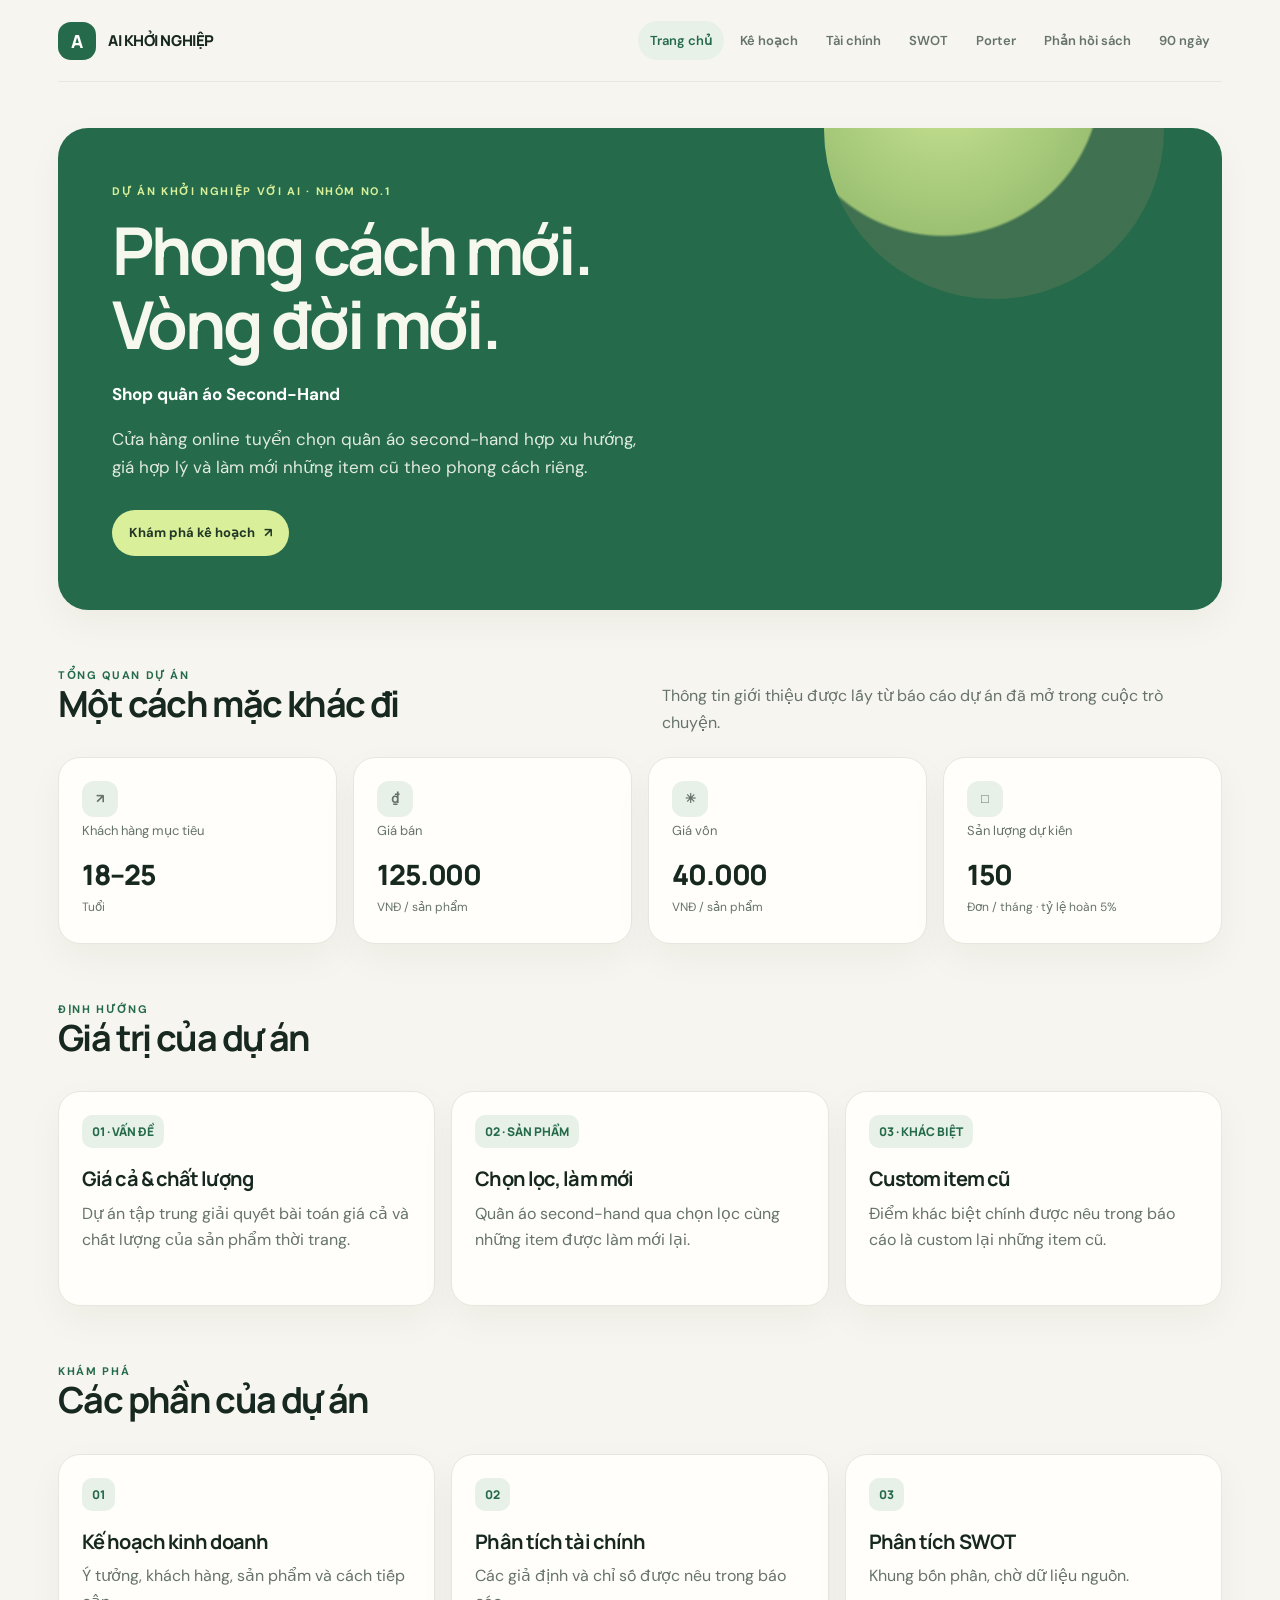
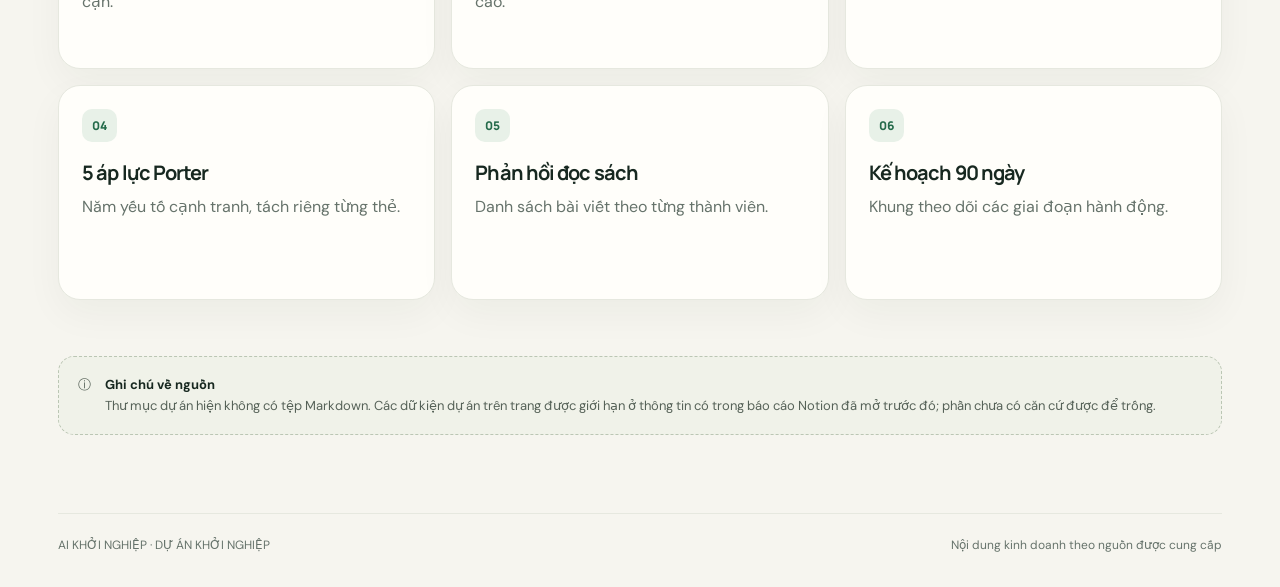
<file: 24030107-Lê quang Duy/outputs/index.html>
<!doctype html>
<html lang="vi"><head><meta charset="utf-8"><meta name="viewport" content="width=device-width, initial-scale=1"><meta name="description" content="Dự án cửa hàng quần áo second-hand tuyển chọn và làm mới."><title>AI khởi nghiệp — Dự án khởi nghiệp với AI</title><link rel="stylesheet" href="style.css"></head><body><div class="shell"><header class="topbar"><a class="brand" href="index.html"><span class="brand-mark">A</span><span>AI KHỞI NGHIỆP</span></a><button class="menu" aria-label="Mở điều hướng" onclick="document.querySelector('.nav').classList.toggle('open')">☰</button><nav class="nav"><a class="active" href="index.html">Trang chủ</a><a href="business-plan.html">Kế hoạch</a><a href="financial-analysis.html">Tài chính</a><a href="swot.html">SWOT</a><a href="five-forces.html">Porter</a><a href="reflections.html">Phản hồi sách</a><a href="action-plan.html">90 ngày</a></nav></header><main><section class="hero"><div class="hero-copy"><div class="eyebrow">Dự án khởi nghiệp với AI · Nhóm No.1</div><h1>Phong cách mới.<br>Vòng đời mới.</h1><p class="project-name">Shop quần áo Second-Hand</p><p>Cửa hàng online tuyển chọn quần áo second-hand hợp xu hướng, giá hợp lý và làm mới những item cũ theo phong cách riêng.</p><a class="button" href="business-plan.html">Khám phá kế hoạch <span aria-hidden="true">↗</span></a></div></section><section class="section"><div class="section-head"><div><div class="eyebrow">Tổng quan dự án</div><h2>Một cách mặc khác đi</h2></div><p>Thông tin giới thiệu được lấy từ báo cáo dự án đã mở trong cuộc trò chuyện.</p></div><div class="grid grid-4"><article class="card kpi"><span class="kpi-icon">↗</span><div><span>Khách hàng mục tiêu</span><strong>18–25</strong><small>Tuổi</small></div></article><article class="card kpi"><span class="kpi-icon">₫</span><div><span>Giá bán</span><strong>125.000</strong><small>VNĐ / sản phẩm</small></div></article><article class="card kpi"><span class="kpi-icon">✳</span><div><span>Giá vốn</span><strong>40.000</strong><small>VNĐ / sản phẩm</small></div></article><article class="card kpi"><span class="kpi-icon">□</span><div><span>Sản lượng dự kiến</span><strong>150</strong><small>Đơn / tháng · tỷ lệ hoàn 5%</small></div></article></div></section><section class="section"><div class="section-head"><div><div class="eyebrow">Định hướng</div><h2>Giá trị của dự án</h2></div></div><div class="grid grid-3"><article class="card feature"><span class="number">01 · VẤN ĐỀ</span><h3>Giá cả & chất lượng</h3><p>Dự án tập trung giải quyết bài toán giá cả và chất lượng của sản phẩm thời trang.</p></article><article class="card feature"><span class="number">02 · SẢN PHẨM</span><h3>Chọn lọc, làm mới</h3><p>Quần áo second-hand qua chọn lọc cùng những item được làm mới lại.</p></article><article class="card feature"><span class="number">03 · KHÁC BIỆT</span><h3>Custom item cũ</h3><p>Điểm khác biệt chính được nêu trong báo cáo là custom lại những item cũ.</p></article></div></section><section class="section"><div class="section-head"><div><div class="eyebrow">Khám phá</div><h2>Các phần của dự án</h2></div></div><div class="grid grid-3"><a class="card feature" href="business-plan.html"><span class="number">01</span><h3>Kế hoạch kinh doanh</h3><p>Ý tưởng, khách hàng, sản phẩm và cách tiếp cận.</p></a><a class="card feature" href="financial-analysis.html"><span class="number">02</span><h3>Phân tích tài chính</h3><p>Các giả định và chỉ số được nêu trong báo cáo.</p></a><a class="card feature" href="swot.html"><span class="number">03</span><h3>Phân tích SWOT</h3><p>Khung bốn phần, chờ dữ liệu nguồn.</p></a><a class="card feature" href="five-forces.html"><span class="number">04</span><h3>5 áp lực Porter</h3><p>Năm yếu tố cạnh tranh, tách riêng từng thẻ.</p></a><a class="card feature" href="reflections.html"><span class="number">05</span><h3>Phản hồi đọc sách</h3><p>Danh sách bài viết theo từng thành viên.</p></a><a class="card feature" href="action-plan.html"><span class="number">06</span><h3>Kế hoạch 90 ngày</h3><p>Khung theo dõi các giai đoạn hành động.</p></a></div></section><div class="section notice"><span aria-hidden="true">ⓘ</span><div><b>Ghi chú về nguồn</b><br>Thư mục dự án hiện không có tệp Markdown. Các dữ kiện dự án trên trang được giới hạn ở thông tin có trong báo cáo Notion đã mở trước đó; phần chưa có căn cứ được để trống.</div></div></main><footer class="footer"><span>AI KHỞI NGHIỆP · DỰ ÁN KHỞI NGHIỆP</span><span>Nội dung kinh doanh theo nguồn được cung cấp</span></footer></div></body></html>
</file>
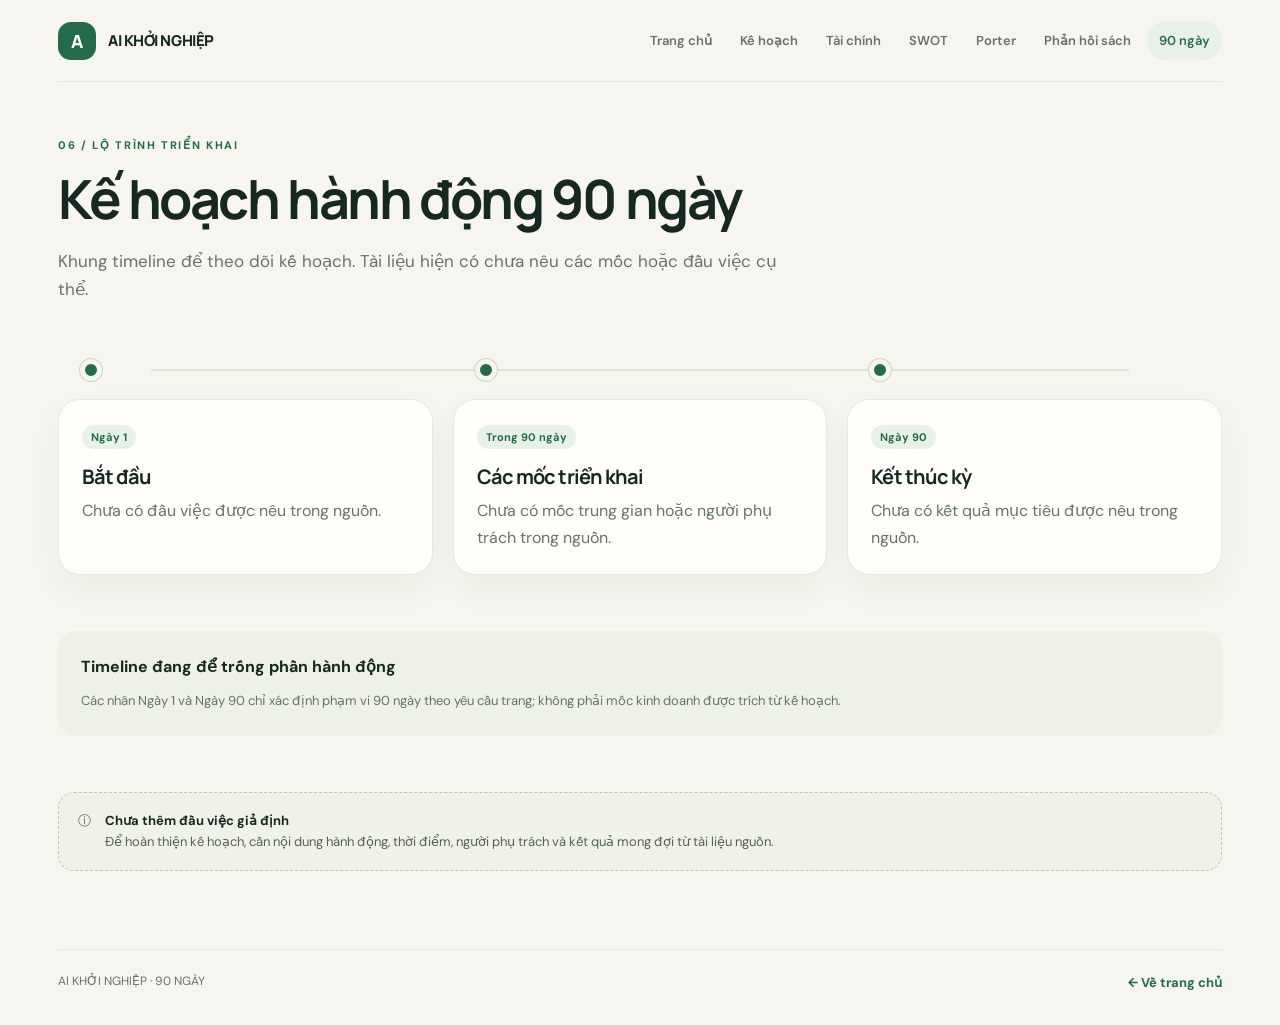
<file: 24030107-Lê quang Duy/outputs/action-plan.html>
<!doctype html><html lang="vi"><head><meta charset="utf-8"><meta name="viewport" content="width=device-width, initial-scale=1"><title>Kế hoạch hành động 90 ngày — AI khởi nghiệp</title><link rel="stylesheet" href="style.css"></head><body><div class="shell"><header class="topbar"><a class="brand" href="index.html"><span class="brand-mark">A</span><span>AI KHỞI NGHIỆP</span></a><button class="menu" aria-label="Mở điều hướng" onclick="document.querySelector('.nav').classList.toggle('open')">☰</button><nav class="nav"><a href="index.html">Trang chủ</a><a href="business-plan.html">Kế hoạch</a><a href="financial-analysis.html">Tài chính</a><a href="swot.html">SWOT</a><a href="five-forces.html">Porter</a><a href="reflections.html">Phản hồi sách</a><a class="active" href="action-plan.html">90 ngày</a></nav></header><main><section class="page-head"><div class="eyebrow">06 / Lộ trình triển khai</div><h1>Kế hoạch hành động 90 ngày</h1><p>Khung timeline để theo dõi kế hoạch. Tài liệu hiện có chưa nêu các mốc hoặc đầu việc cụ thể.</p></section><div class="timeline"><div class="time-card"><span class="time-dot"></span><article class="card"><span class="mini-tag">Ngày 1</span><h3 style="margin-top:17px">Bắt đầu</h3><p>Chưa có đầu việc được nêu trong nguồn.</p></article></div><div class="time-card"><span class="time-dot"></span><article class="card"><span class="mini-tag">Trong 90 ngày</span><h3 style="margin-top:17px">Các mốc triển khai</h3><p>Chưa có mốc trung gian hoặc người phụ trách trong nguồn.</p></article></div><div class="time-card"><span class="time-dot"></span><article class="card"><span class="mini-tag">Ngày 90</span><h3 style="margin-top:17px">Kết thúc kỳ</h3><p>Chưa có kết quả mục tiêu được nêu trong nguồn.</p></article></div></div><section class="section callout"><b>Timeline đang để trống phần hành động</b><span class="muted">Các nhãn Ngày 1 và Ngày 90 chỉ xác định phạm vi 90 ngày theo yêu cầu trang; không phải mốc kinh doanh được trích từ kế hoạch.</span></section><section class="section notice"><span>ⓘ</span><div><b>Chưa thêm đầu việc giả định</b><br>Để hoàn thiện kế hoạch, cần nội dung hành động, thời điểm, người phụ trách và kết quả mong đợi từ tài liệu nguồn.</div></section></main><footer class="footer"><span>AI KHỞI NGHIỆP · 90 NGÀY</span><a class="back" href="index.html">← Về trang chủ</a></footer></div></body></html>
</file>
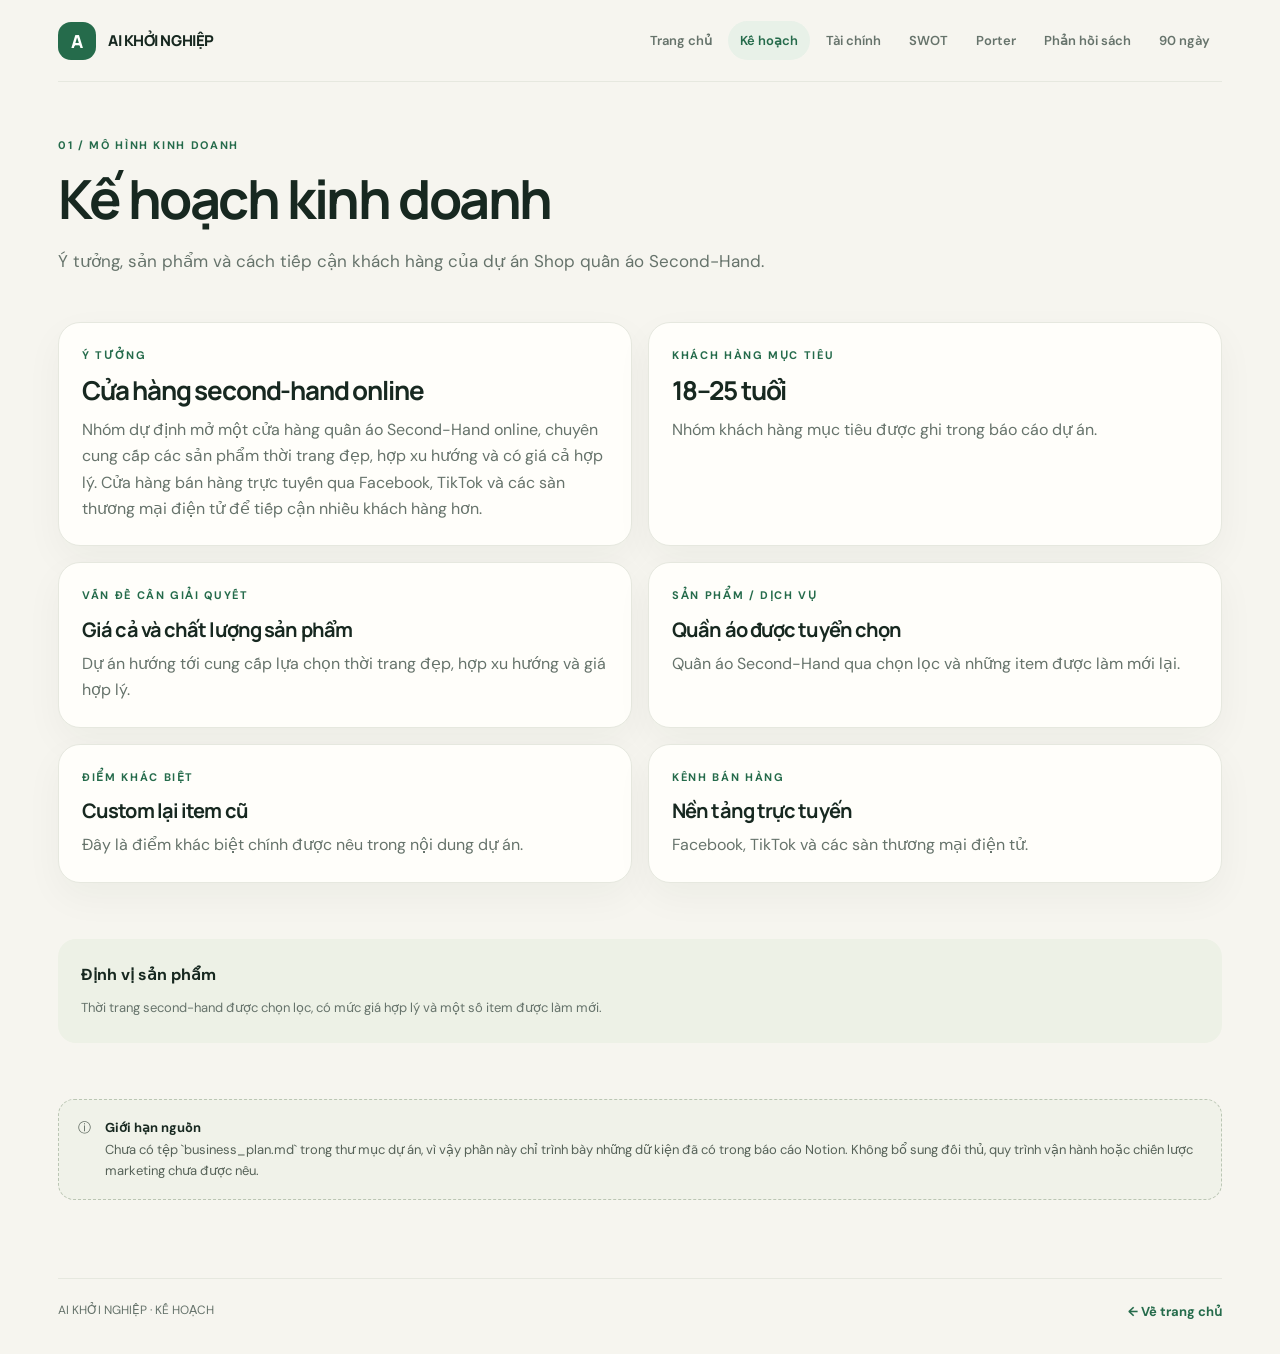
<file: 24030107-Lê quang Duy/outputs/business-plan.html>
<!doctype html><html lang="vi"><head><meta charset="utf-8"><meta name="viewport" content="width=device-width, initial-scale=1"><title>Kế hoạch kinh doanh — AI khởi nghiệp</title><link rel="stylesheet" href="style.css"></head><body><div class="shell"><header class="topbar"><a class="brand" href="index.html"><span class="brand-mark">A</span><span>AI KHỞI NGHIỆP</span></a><button class="menu" aria-label="Mở điều hướng" onclick="document.querySelector('.nav').classList.toggle('open')">☰</button><nav class="nav"><a href="index.html">Trang chủ</a><a class="active" href="business-plan.html">Kế hoạch</a><a href="financial-analysis.html">Tài chính</a><a href="swot.html">SWOT</a><a href="five-forces.html">Porter</a><a href="reflections.html">Phản hồi sách</a><a href="action-plan.html">90 ngày</a></nav></header><main><section class="page-head"><div class="eyebrow">01 / Mô hình kinh doanh</div><h1>Kế hoạch kinh doanh</h1><p>Ý tưởng, sản phẩm và cách tiếp cận khách hàng của dự án Shop quần áo Second-Hand.</p></section><div class="grid grid-2"><article class="card"><div class="eyebrow">Ý tưởng</div><h2 style="font-size:26px;margin-top:12px">Cửa hàng second-hand online</h2><p>Nhóm dự định mở một cửa hàng quần áo Second-Hand online, chuyên cung cấp các sản phẩm thời trang đẹp, hợp xu hướng và có giá cả hợp lý. Cửa hàng bán hàng trực tuyến qua Facebook, TikTok và các sàn thương mại điện tử để tiếp cận nhiều khách hàng hơn.</p></article><article class="card"><div class="eyebrow">Khách hàng mục tiêu</div><h2 style="font-size:26px;margin-top:12px">18–25 tuổi</h2><p>Nhóm khách hàng mục tiêu được ghi trong báo cáo dự án.</p></article><article class="card"><div class="eyebrow">Vấn đề cần giải quyết</div><h3 style="margin-top:14px">Giá cả và chất lượng sản phẩm</h3><p>Dự án hướng tới cung cấp lựa chọn thời trang đẹp, hợp xu hướng và giá hợp lý.</p></article><article class="card"><div class="eyebrow">Sản phẩm / dịch vụ</div><h3 style="margin-top:14px">Quần áo được tuyển chọn</h3><p>Quần áo Second-Hand qua chọn lọc và những item được làm mới lại.</p></article><article class="card"><div class="eyebrow">Điểm khác biệt</div><h3 style="margin-top:14px">Custom lại item cũ</h3><p>Đây là điểm khác biệt chính được nêu trong nội dung dự án.</p></article><article class="card"><div class="eyebrow">Kênh bán hàng</div><h3 style="margin-top:14px">Nền tảng trực tuyến</h3><p>Facebook, TikTok và các sàn thương mại điện tử.</p></article></div><section class="section callout"><b>Định vị sản phẩm</b><span class="muted">Thời trang second-hand được chọn lọc, có mức giá hợp lý và một số item được làm mới.</span></section><section class="section notice"><span>ⓘ</span><div><b>Giới hạn nguồn</b><br>Chưa có tệp `business_plan.md` trong thư mục dự án, vì vậy phần này chỉ trình bày những dữ kiện đã có trong báo cáo Notion. Không bổ sung đối thủ, quy trình vận hành hoặc chiến lược marketing chưa được nêu.</div></section></main><footer class="footer"><span>AI KHỞI NGHIỆP · KẾ HOẠCH</span><a class="back" href="index.html">← Về trang chủ</a></footer></div></body></html>
</file>
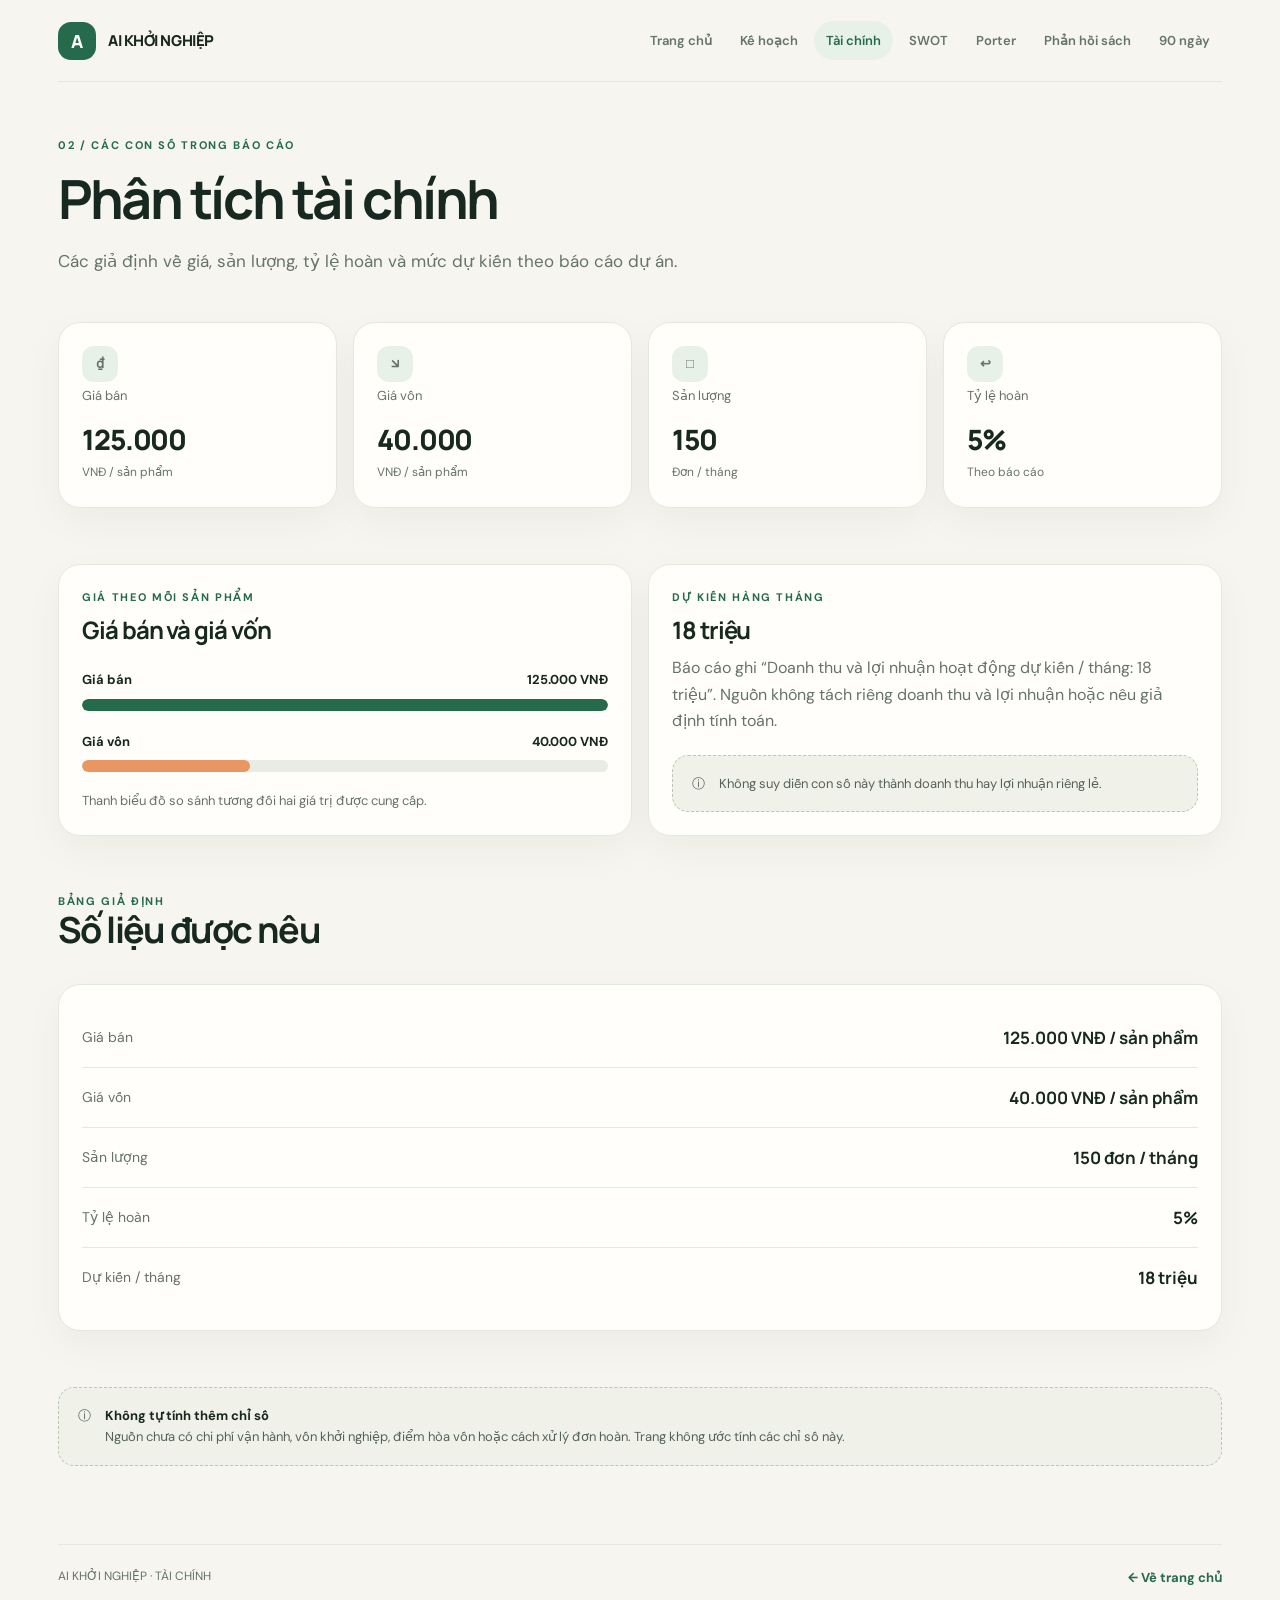
<file: 24030107-Lê quang Duy/outputs/financial-analysis.html>
<!doctype html><html lang="vi"><head><meta charset="utf-8"><meta name="viewport" content="width=device-width, initial-scale=1"><title>Phân tích tài chính — AI khởi nghiệp</title><link rel="stylesheet" href="style.css"></head><body><div class="shell"><header class="topbar"><a class="brand" href="index.html"><span class="brand-mark">A</span><span>AI KHỞI NGHIỆP</span></a><button class="menu" aria-label="Mở điều hướng" onclick="document.querySelector('.nav').classList.toggle('open')">☰</button><nav class="nav"><a href="index.html">Trang chủ</a><a href="business-plan.html">Kế hoạch</a><a class="active" href="financial-analysis.html">Tài chính</a><a href="swot.html">SWOT</a><a href="five-forces.html">Porter</a><a href="reflections.html">Phản hồi sách</a><a href="action-plan.html">90 ngày</a></nav></header><main><section class="page-head"><div class="eyebrow">02 / Các con số trong báo cáo</div><h1>Phân tích tài chính</h1><p>Các giả định về giá, sản lượng, tỷ lệ hoàn và mức dự kiến theo báo cáo dự án.</p></section><div class="grid grid-4"><article class="card kpi"><span class="kpi-icon">₫</span><div><span>Giá bán</span><strong>125.000</strong><small>VNĐ / sản phẩm</small></div></article><article class="card kpi"><span class="kpi-icon">↘</span><div><span>Giá vốn</span><strong>40.000</strong><small>VNĐ / sản phẩm</small></div></article><article class="card kpi"><span class="kpi-icon">□</span><div><span>Sản lượng</span><strong>150</strong><small>Đơn / tháng</small></div></article><article class="card kpi"><span class="kpi-icon">↩</span><div><span>Tỷ lệ hoàn</span><strong>5%</strong><small>Theo báo cáo</small></div></article></div><section class="section grid grid-2"><article class="card"><div class="eyebrow">Giá theo mỗi sản phẩm</div><h2 style="font-size:24px;margin-top:10px">Giá bán và giá vốn</h2><div class="bar-list" style="margin-top:26px"><div><div class="bar-label"><span>Giá bán</span><span>125.000 VNĐ</span></div><div class="bar-track"><div class="bar-fill" style="width:100%"></div></div></div><div><div class="bar-label"><span>Giá vốn</span><span>40.000 VNĐ</span></div><div class="bar-track"><div class="bar-fill orange" style="width:32%"></div></div></div></div><p class="muted" style="margin-top:18px">Thanh biểu đồ so sánh tương đối hai giá trị được cung cấp.</p></article><article class="card"><div class="eyebrow">Dự kiến hàng tháng</div><h2 style="font-size:24px;margin-top:10px">18 triệu</h2><p>Báo cáo ghi “Doanh thu và lợi nhuận hoạt động dự kiến / tháng: 18 triệu”. Nguồn không tách riêng doanh thu và lợi nhuận hoặc nêu giả định tính toán.</p><div class="notice" style="margin-top:20px"><span>ⓘ</span><div>Không suy diễn con số này thành doanh thu hay lợi nhuận riêng lẻ.</div></div></article></section><section class="section"><div class="section-head"><div><div class="eyebrow">Bảng giả định</div><h2>Số liệu được nêu</h2></div></div><div class="card"><div class="metric-row"><span>Giá bán</span><b>125.000 VNĐ / sản phẩm</b></div><div class="metric-row"><span>Giá vốn</span><b>40.000 VNĐ / sản phẩm</b></div><div class="metric-row"><span>Sản lượng</span><b>150 đơn / tháng</b></div><div class="metric-row"><span>Tỷ lệ hoàn</span><b>5%</b></div><div class="metric-row"><span>Dự kiến / tháng</span><b>18 triệu</b></div></div></section><section class="section notice"><span>ⓘ</span><div><b>Không tự tính thêm chỉ số</b><br>Nguồn chưa có chi phí vận hành, vốn khởi nghiệp, điểm hòa vốn hoặc cách xử lý đơn hoàn. Trang không ước tính các chỉ số này.</div></section></main><footer class="footer"><span>AI KHỞI NGHIỆP · TÀI CHÍNH</span><a class="back" href="index.html">← Về trang chủ</a></footer></div></body></html>
</file>
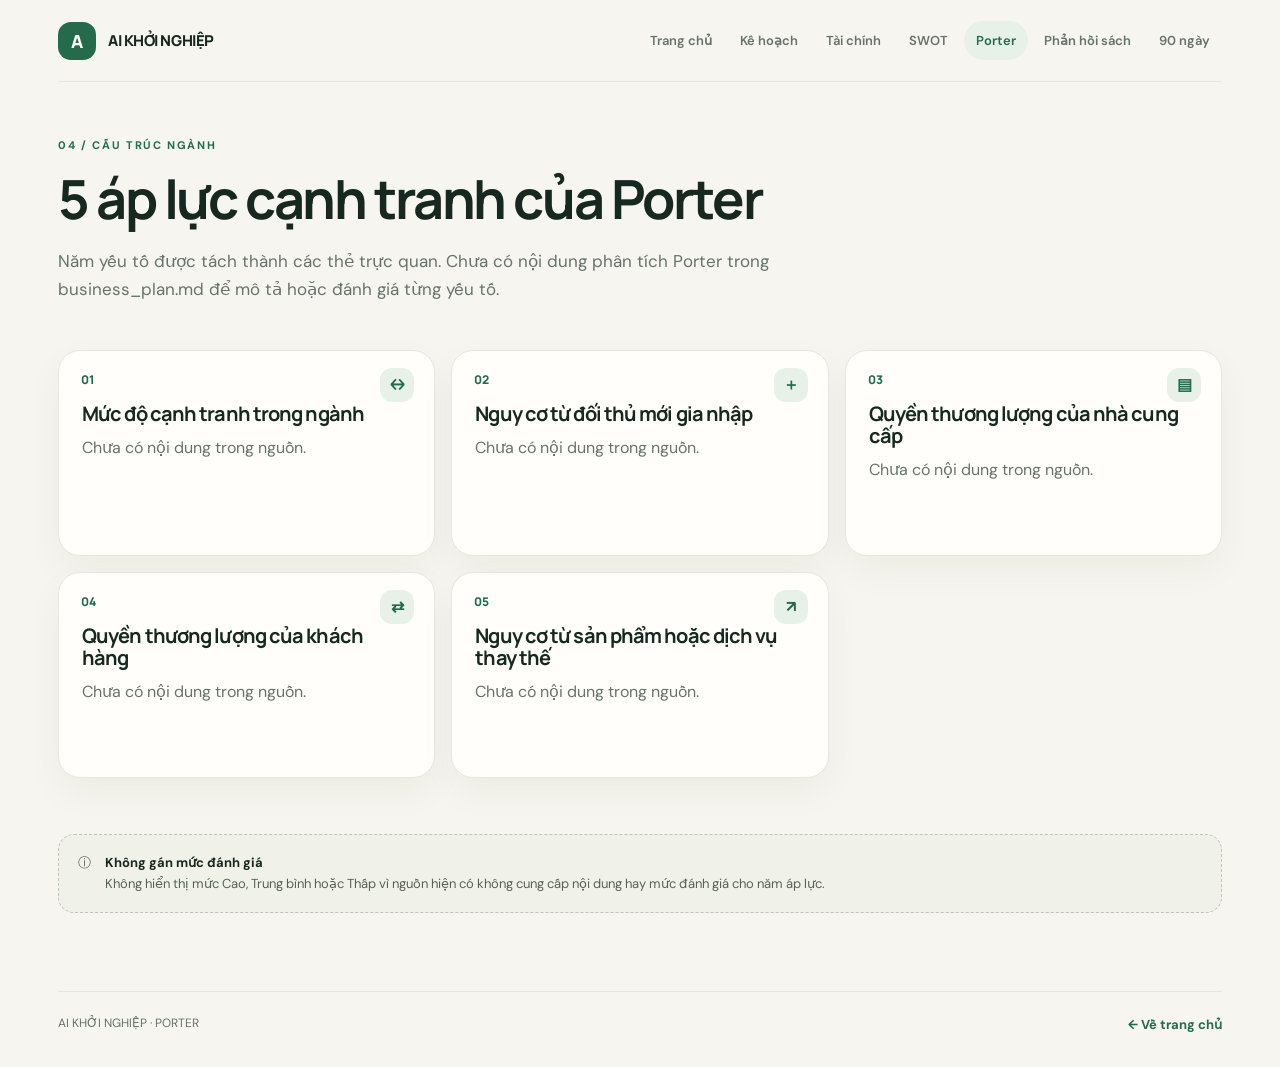
<file: 24030107-Lê quang Duy/outputs/five-forces.html>
<!doctype html><html lang="vi"><head><meta charset="utf-8"><meta name="viewport" content="width=device-width, initial-scale=1"><title>5 áp lực cạnh tranh — AI khởi nghiệp</title><link rel="stylesheet" href="style.css"></head><body><div class="shell"><header class="topbar"><a class="brand" href="index.html"><span class="brand-mark">A</span><span>AI KHỞI NGHIỆP</span></a><button class="menu" aria-label="Mở điều hướng" onclick="document.querySelector('.nav').classList.toggle('open')">☰</button><nav class="nav"><a href="index.html">Trang chủ</a><a href="business-plan.html">Kế hoạch</a><a href="financial-analysis.html">Tài chính</a><a href="swot.html">SWOT</a><a class="active" href="five-forces.html">Porter</a><a href="reflections.html">Phản hồi sách</a><a href="action-plan.html">90 ngày</a></nav></header><main><section class="page-head"><div class="eyebrow">04 / Cấu trúc ngành</div><h1>5 áp lực cạnh tranh của Porter</h1><p>Năm yếu tố được tách thành các thẻ trực quan. Chưa có nội dung phân tích Porter trong business_plan.md để mô tả hoặc đánh giá từng yếu tố.</p></section><div class="grid grid-3"><article class="card force-card"><span class="force-no">01</span><span class="force-icon">↔</span><h3>Mức độ cạnh tranh trong ngành</h3><p>Chưa có nội dung trong nguồn.</p></article><article class="card force-card"><span class="force-no">02</span><span class="force-icon">＋</span><h3>Nguy cơ từ đối thủ mới gia nhập</h3><p>Chưa có nội dung trong nguồn.</p></article><article class="card force-card"><span class="force-no">03</span><span class="force-icon">▤</span><h3>Quyền thương lượng của nhà cung cấp</h3><p>Chưa có nội dung trong nguồn.</p></article><article class="card force-card"><span class="force-no">04</span><span class="force-icon">⇄</span><h3>Quyền thương lượng của khách hàng</h3><p>Chưa có nội dung trong nguồn.</p></article><article class="card force-card"><span class="force-no">05</span><span class="force-icon">↗</span><h3>Nguy cơ từ sản phẩm hoặc dịch vụ thay thế</h3><p>Chưa có nội dung trong nguồn.</p></article></div><section class="section notice"><span>ⓘ</span><div><b>Không gán mức đánh giá</b><br>Không hiển thị mức Cao, Trung bình hoặc Thấp vì nguồn hiện có không cung cấp nội dung hay mức đánh giá cho năm áp lực.</div></section></main><footer class="footer"><span>AI KHỞI NGHIỆP · PORTER</span><a class="back" href="index.html">← Về trang chủ</a></footer></div></body></html>
</file>
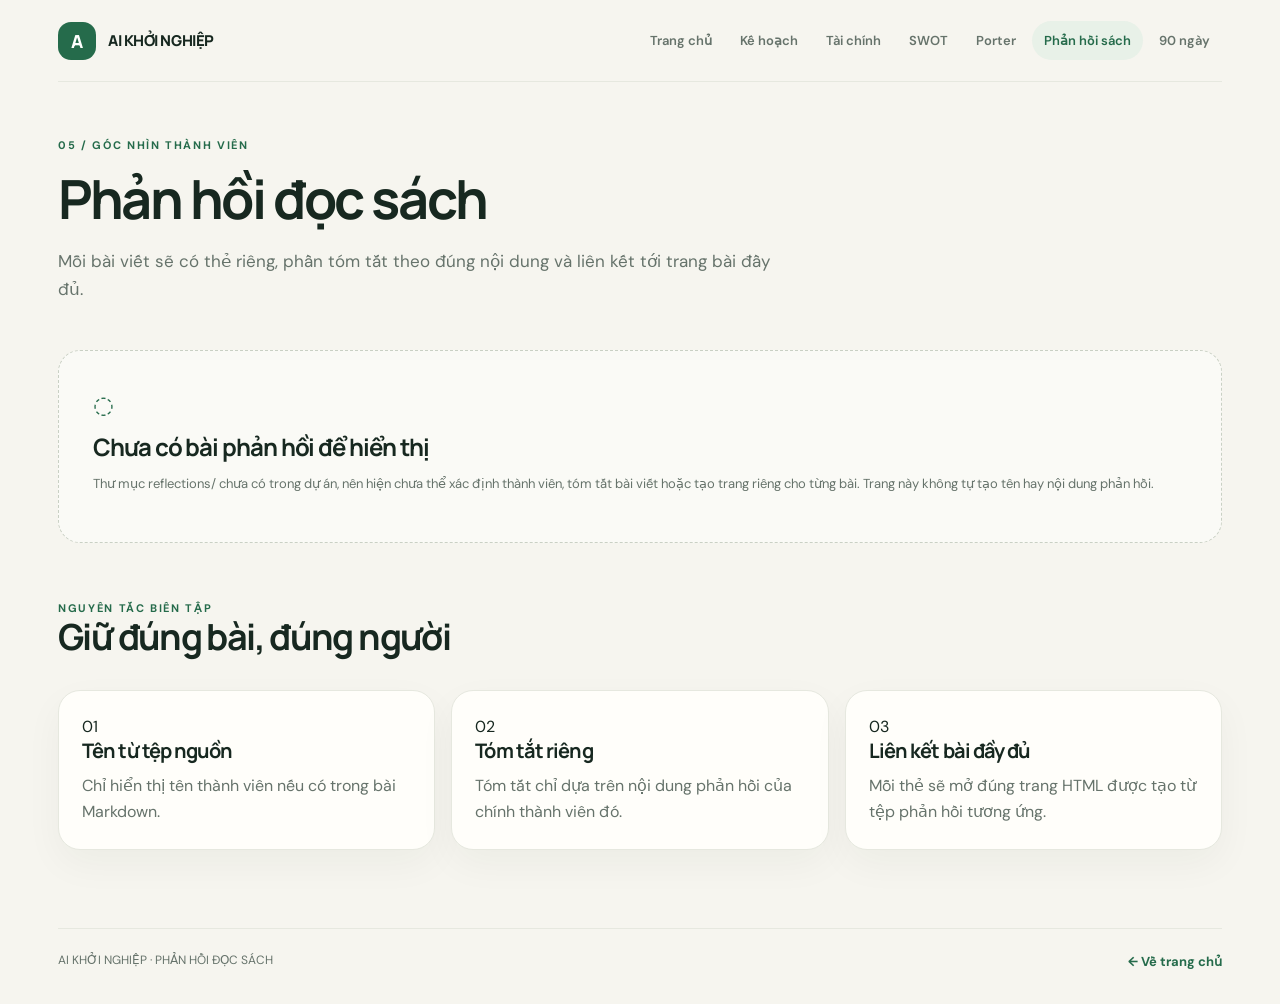
<file: 24030107-Lê quang Duy/outputs/reflections.html>
<!doctype html><html lang="vi"><head><meta charset="utf-8"><meta name="viewport" content="width=device-width, initial-scale=1"><title>Phản hồi đọc sách — AI khởi nghiệp</title><link rel="stylesheet" href="style.css"></head><body><div class="shell"><header class="topbar"><a class="brand" href="index.html"><span class="brand-mark">A</span><span>AI KHỞI NGHIỆP</span></a><button class="menu" aria-label="Mở điều hướng" onclick="document.querySelector('.nav').classList.toggle('open')">☰</button><nav class="nav"><a href="index.html">Trang chủ</a><a href="business-plan.html">Kế hoạch</a><a href="financial-analysis.html">Tài chính</a><a href="swot.html">SWOT</a><a href="five-forces.html">Porter</a><a class="active" href="reflections.html">Phản hồi sách</a><a href="action-plan.html">90 ngày</a></nav></header><main><section class="page-head"><div class="eyebrow">05 / Góc nhìn thành viên</div><h1>Phản hồi đọc sách</h1><p>Mỗi bài viết sẽ có thẻ riêng, phần tóm tắt theo đúng nội dung và liên kết tới trang bài đầy đủ.</p></section><div class="empty"><div class="empty-mark">◌</div><h2 style="font-size:24px">Chưa có bài phản hồi để hiển thị</h2><p class="muted">Thư mục reflections/ chưa có trong dự án, nên hiện chưa thể xác định thành viên, tóm tắt bài viết hoặc tạo trang riêng cho từng bài. Trang này không tự tạo tên hay nội dung phản hồi.</p></div><section class="section"><div class="section-head"><div><div class="eyebrow">Nguyên tắc biên tập</div><h2>Giữ đúng bài, đúng người</h2></div></div><div class="grid grid-3"><article class="card"><span class="number">01</span><h3>Tên từ tệp nguồn</h3><p>Chỉ hiển thị tên thành viên nếu có trong bài Markdown.</p></article><article class="card"><span class="number">02</span><h3>Tóm tắt riêng</h3><p>Tóm tắt chỉ dựa trên nội dung phản hồi của chính thành viên đó.</p></article><article class="card"><span class="number">03</span><h3>Liên kết bài đầy đủ</h3><p>Mỗi thẻ sẽ mở đúng trang HTML được tạo từ tệp phản hồi tương ứng.</p></article></div></section></main><footer class="footer"><span>AI KHỞI NGHIỆP · PHẢN HỒI ĐỌC SÁCH</span><a class="back" href="index.html">← Về trang chủ</a></footer></div></body></html>
</file>
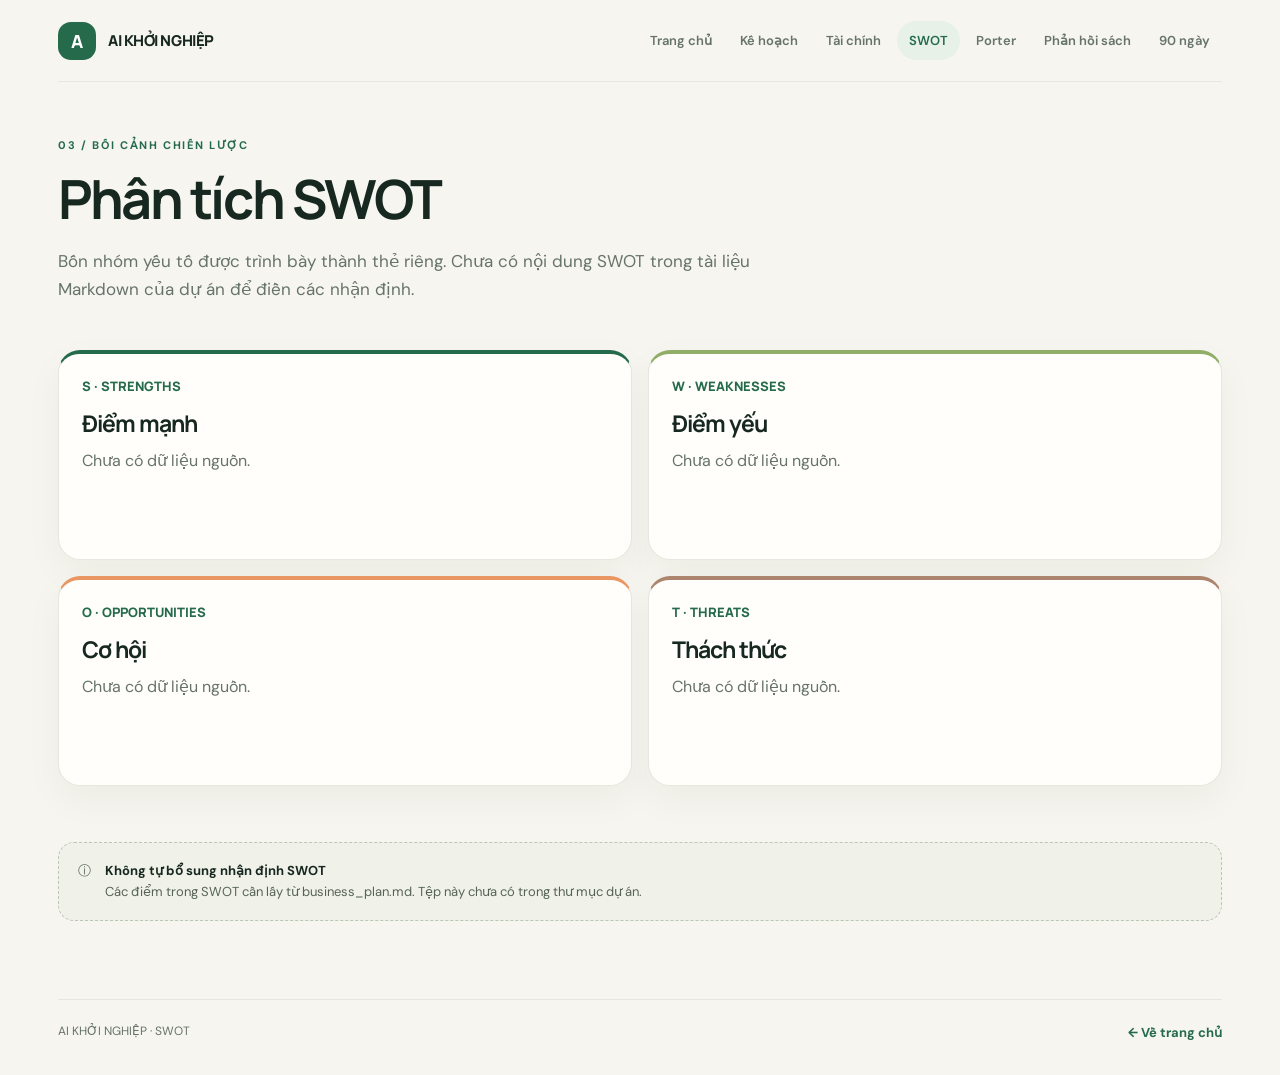
<file: 24030107-Lê quang Duy/outputs/swot.html>
<!doctype html><html lang="vi"><head><meta charset="utf-8"><meta name="viewport" content="width=device-width, initial-scale=1"><title>Phân tích SWOT — AI khởi nghiệp</title><link rel="stylesheet" href="style.css"></head><body><div class="shell"><header class="topbar"><a class="brand" href="index.html"><span class="brand-mark">A</span><span>AI KHỞI NGHIỆP</span></a><button class="menu" aria-label="Mở điều hướng" onclick="document.querySelector('.nav').classList.toggle('open')">☰</button><nav class="nav"><a href="index.html">Trang chủ</a><a href="business-plan.html">Kế hoạch</a><a href="financial-analysis.html">Tài chính</a><a class="active" href="swot.html">SWOT</a><a href="five-forces.html">Porter</a><a href="reflections.html">Phản hồi sách</a><a href="action-plan.html">90 ngày</a></nav></header><main><section class="page-head"><div class="eyebrow">03 / Bối cảnh chiến lược</div><h1>Phân tích SWOT</h1><p>Bốn nhóm yếu tố được trình bày thành thẻ riêng. Chưa có nội dung SWOT trong tài liệu Markdown của dự án để điền các nhận định.</p></section><div class="grid grid-2"><article class="card swot-card"><div class="letter">S · STRENGTHS</div><h2 style="font-size:23px">Điểm mạnh</h2><p>Chưa có dữ liệu nguồn.</p></article><article class="card swot-card"><div class="letter">W · WEAKNESSES</div><h2 style="font-size:23px">Điểm yếu</h2><p>Chưa có dữ liệu nguồn.</p></article><article class="card swot-card"><div class="letter">O · OPPORTUNITIES</div><h2 style="font-size:23px">Cơ hội</h2><p>Chưa có dữ liệu nguồn.</p></article><article class="card swot-card"><div class="letter">T · THREATS</div><h2 style="font-size:23px">Thách thức</h2><p>Chưa có dữ liệu nguồn.</p></article></div><section class="section notice"><span>ⓘ</span><div><b>Không tự bổ sung nhận định SWOT</b><br>Các điểm trong SWOT cần lấy từ business_plan.md. Tệp này chưa có trong thư mục dự án.</div></section></main><footer class="footer"><span>AI KHỞI NGHIỆP · SWOT</span><a class="back" href="index.html">← Về trang chủ</a></footer></div></body></html>
</file>
<file: 24030107-Lê quang Duy/outputs/style.css>
@import url('https://fonts.googleapis.com/css2?family=DM+Sans:wght@400;500;600;700&family=Manrope:wght@400;500;600;700;800&display=swap');
:root{--ink:#172820;--muted:#66736b;--paper:#f6f5ef;--surface:#fffefa;--line:#e6e8df;--green:#256b4b;--green-soft:#e8f1e8;--lime:#d9ef9a;--orange:#e99662;--shadow:0 14px 38px #152a1b0b;--radius:22px}*{box-sizing:border-box}body{margin:0;background:var(--paper);color:var(--ink);font:16px/1.65 'DM Sans',sans-serif}a{color:inherit;text-decoration:none}button,a{-webkit-tap-highlight-color:transparent}.shell{max-width:1220px;margin:auto;padding:0 28px}.topbar{height:82px;display:flex;align-items:center;justify-content:space-between;border-bottom:1px solid var(--line)}.brand{display:flex;align-items:center;gap:12px;font:800 15px 'Manrope',sans-serif;letter-spacing:-.03em}.brand-mark{height:38px;width:38px;border-radius:13px;background:var(--green);color:white;display:grid;place-items:center;font-size:18px}.nav{display:flex;gap:4px;align-items:center}.nav a{padding:9px 12px;border-radius:999px;color:var(--muted);font-size:13px;font-weight:600;white-space:nowrap}.nav a:hover,.nav a.active{background:var(--green-soft);color:var(--green)}.menu{display:none;border:0;background:transparent;font-size:22px;color:var(--ink)}main{padding:46px 0 78px}.eyebrow{font-size:11px;text-transform:uppercase;letter-spacing:.15em;color:var(--green);font-weight:700}.hero{position:relative;overflow:hidden;background:var(--green);color:#f6f8ee;border-radius:30px;padding:54px;min-height:350px;display:flex;align-items:center;box-shadow:var(--shadow)}.hero:after{content:'';position:absolute;width:340px;height:340px;border-radius:50%;right:5%;top:-35%;background:radial-gradient(circle at 35% 35%,var(--lime),#a6c876 50%,#427251 51%);opacity:.92}.hero-copy{max-width:640px;position:relative;z-index:1}.hero .eyebrow{color:var(--lime)}h1,h2,h3,p{margin-top:0}h1,h2,h3{font-family:'Manrope',sans-serif;letter-spacing:-.045em;line-height:1.12}h1{font-size:clamp(38px,5.5vw,66px);margin:14px 0 18px;max-width:740px}h2{font-size:clamp(25px,3vw,36px);margin-bottom:12px}h3{font-size:20px;margin-bottom:10px}.hero p{max-width:540px;color:#e1eadf;font-size:17px}.hero .project-name{font-weight:700;color:white}.button{display:inline-flex;align-items:center;gap:9px;padding:12px 17px;border-radius:999px;background:var(--lime);color:#213827;font-weight:700;font-size:13px;margin-top:12px}.section{margin-top:56px}.section-head{display:flex;align-items:end;justify-content:space-between;gap:16px;margin-bottom:21px}.section-head p{color:var(--muted);margin:0;max-width:560px}.grid{display:grid;gap:16px}.grid-4{grid-template-columns:repeat(4,minmax(0,1fr))}.grid-3{grid-template-columns:repeat(3,minmax(0,1fr))}.grid-2{grid-template-columns:repeat(2,minmax(0,1fr))}.card{background:var(--surface);border:1px solid var(--line);border-radius:var(--radius);padding:23px;box-shadow:var(--shadow)}.kpi{min-height:148px;display:flex;flex-direction:column;justify-content:space-between}.kpi-icon{width:36px;height:36px;border-radius:12px;background:var(--green-soft);display:grid;place-items:center;color:var(--green);font-weight:800}.kpi strong{display:block;font:800 28px 'Manrope',sans-serif;letter-spacing:-.04em;margin-top:12px}.kpi span,.muted{font-size:13px;color:var(--muted)}.kpi small{font-size:12px;color:var(--muted);margin-top:4px}.feature{min-height:215px}.feature .number{font:800 12px 'Manrope',sans-serif;color:var(--green);background:var(--green-soft);padding:8px 10px;border-radius:10px;display:inline-block;margin-bottom:20px}.feature p,.card p{color:var(--muted);margin-bottom:0}.notice{display:flex;gap:14px;padding:17px 19px;border:1px dashed #bbc6b4;border-radius:16px;background:#f0f2e9;color:#566258;font-size:13px}.notice b{color:var(--ink)}.section-link{color:var(--green);font-size:13px;font-weight:700}.page-head{padding:8px 0 30px}.page-head h1{font-size:clamp(36px,5vw,54px);max-width:900px}.page-head p{max-width:730px;color:var(--muted);font-size:17px}.metric-row{display:flex;justify-content:space-between;align-items:center;gap:18px;padding:18px 0;border-bottom:1px solid var(--line)}.metric-row:last-child{border-bottom:0}.metric-row b{font:700 17px 'Manrope',sans-serif}.metric-row span{font-size:14px;color:var(--muted)}.bar-list{display:grid;gap:20px}.bar-label{display:flex;justify-content:space-between;font-size:13px;font-weight:700;margin-bottom:8px}.bar-track{height:12px;background:#e9ece4;border-radius:99px;overflow:hidden}.bar-fill{height:100%;border-radius:99px;background:var(--green)}.bar-fill.orange{background:var(--orange)}.bar-fill.lime{background:#a6c876}.mini-tag{font-size:11px;border-radius:999px;padding:5px 9px;background:var(--green-soft);color:var(--green);font-weight:700}.swot-card{min-height:210px;border-top:4px solid var(--green)}.swot-card:nth-child(2){border-top-color:#91ae69}.swot-card:nth-child(3){border-top-color:var(--orange)}.swot-card:nth-child(4){border-top-color:#ad846d}.letter{font:800 13px 'Manrope',sans-serif;color:var(--green);margin-bottom:16px}.force-card{min-height:206px;position:relative;padding-top:52px}.force-card .force-no{position:absolute;left:22px;top:20px;font:800 12px 'Manrope',sans-serif;color:var(--green)}.force-card .force-icon{position:absolute;right:20px;top:17px;width:34px;height:34px;border-radius:12px;background:var(--green-soft);display:grid;place-items:center;color:var(--green);font-weight:800}.empty{border:1px dashed #c9d0c4;border-radius:var(--radius);padding:34px;background:#fafaf6}.empty .empty-mark{font-size:24px;color:var(--green);margin-bottom:10px}.timeline{position:relative;display:grid;grid-template-columns:repeat(3,minmax(0,1fr));gap:20px}.timeline:before{content:'';position:absolute;left:8%;right:8%;top:19px;height:2px;background:#dce4d8}.time-card{position:relative;padding-top:49px}.time-dot{position:absolute;top:9px;left:22px;width:22px;height:22px;border:5px solid var(--paper);border-radius:50%;background:var(--green);box-shadow:0 0 0 1px #cad6c5}.time-card .card{height:100%}.footer{border-top:1px solid var(--line);padding:22px 0 32px;color:var(--muted);font-size:12px;display:flex;justify-content:space-between;gap:12px}.callout{background:#edf1e6;border-radius:18px;padding:23px}.callout b{display:block;margin-bottom:6px}.member-card{display:flex;flex-direction:column;min-height:230px}.member-card .book{font-size:12px;color:var(--green);font-weight:700}.member-card .spacer{flex:1}.member-card .button{align-self:flex-start;background:var(--green);color:white}.back{font-size:13px;font-weight:700;color:var(--green)}
@media(max-width:980px){.nav{gap:0}.nav a{font-size:12px;padding:8px}.grid-4{grid-template-columns:repeat(2,1fr)}.hero{padding:42px}.hero:after{right:-10%;opacity:.4}}
@media(max-width:700px){.shell{padding:0 18px}.topbar{height:68px}.menu{display:block}.nav{display:none;position:absolute;z-index:4;top:62px;left:12px;right:12px;background:var(--surface);border:1px solid var(--line);border-radius:18px;padding:10px;box-shadow:var(--shadow);flex-direction:column;align-items:stretch}.nav.open{display:flex}.nav a{font-size:14px}.hero{padding:34px 25px;min-height:390px;align-items:flex-start}.hero:after{width:240px;height:240px;top:auto;bottom:-120px;right:-45px;opacity:.55}.grid-4,.grid-3,.grid-2{grid-template-columns:1fr}.section{margin-top:42px}.section-head{align-items:flex-start;flex-direction:column}.timeline{grid-template-columns:1fr;gap:2px}.timeline:before{left:10px;top:20px;bottom:20px;height:auto;width:2px;right:auto}.time-card{padding:0 0 15px 25px}.time-dot{left:0;top:19px}.footer{flex-direction:column}.page-head{padding-top:0}}
</file>
